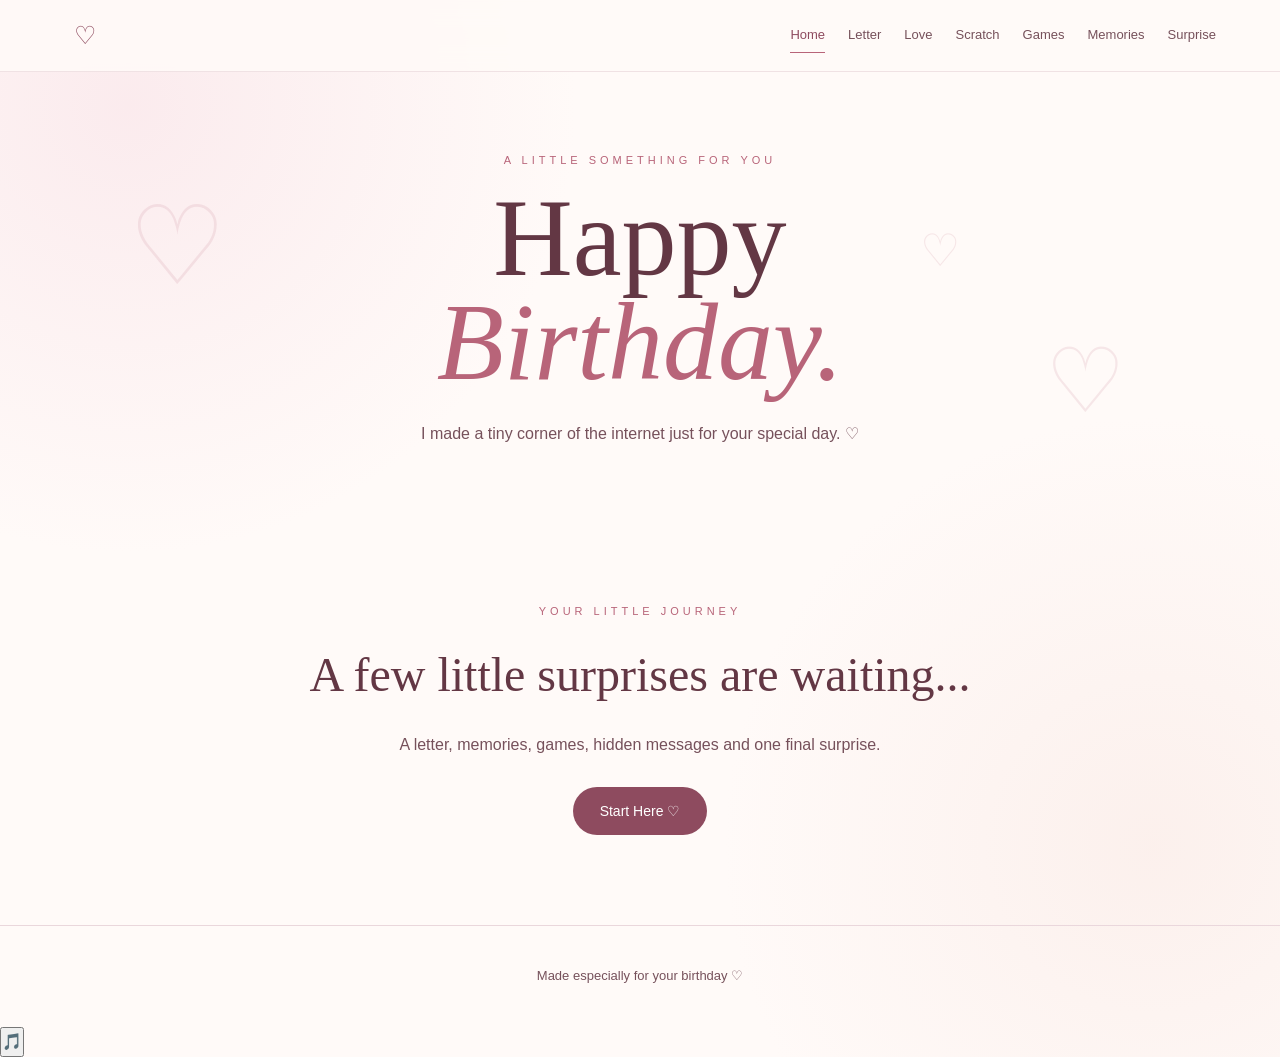
<file: index.html>
<!DOCTYPE html>
<html lang="en">

<head>
    <meta charset="UTF-8">
    <meta name="viewport" content="width=device-width, initial-scale=1.0">

    <title>Happy Birthday ♡</title>

    <link rel="stylesheet" href="css/style.css">
</head>

<body>

<header class="minimal-nav">

    <a href="index.html" class="nav-logo">♡</a>

    <nav>
        <a class="active" href="index.html">Home</a>
        <a href="letter.html">Letter</a>
        <a href="love-pages.html">Love</a>
        <a href="scratch.html">Scratch</a>
        <a href="game.html">Games</a>
        <a href="memories.html">Memories</a>
        <a href="surprise.html">Surprise</a>
    </nav>

</header>


<main>

    <section class="hero">

        <div class="floating-heart heart-one">♡</div>
        <div class="floating-heart heart-two">♡</div>
        <div class="floating-heart heart-three">♡</div>

        <div class="hero-content">

            <p class="eyebrow">
                A LITTLE SOMETHING FOR YOU
            </p>

            <h1>
                Happy<br>
                <em>Birthday.</em>
            </h1>

            <p>
                I made a tiny corner of the internet
                just for your special day. ♡
            </p>

        </div>

    </section>


    <section class="welcome-section">

        <p class="eyebrow">
            YOUR LITTLE JOURNEY
        </p>

        <h2>
            A few little surprises are waiting...
        </h2>

        <p>
            A letter, memories, games, hidden messages
            and one final surprise.
        </p>

        <a href="letter.html" class="main-button">
            Start Here ♡
        </a>

    </section>

</main>


<footer>

    <p>
        Made especially for your birthday ♡
    </p>

</footer>


<!-- MUSIC BUTTON -->
<div class="music-player">
    <button id="musicBtn" aria-label="Play music">
        🎵
    </button>
</div>


<script src="js/script.js"></script>

</body>
</html>
</file>
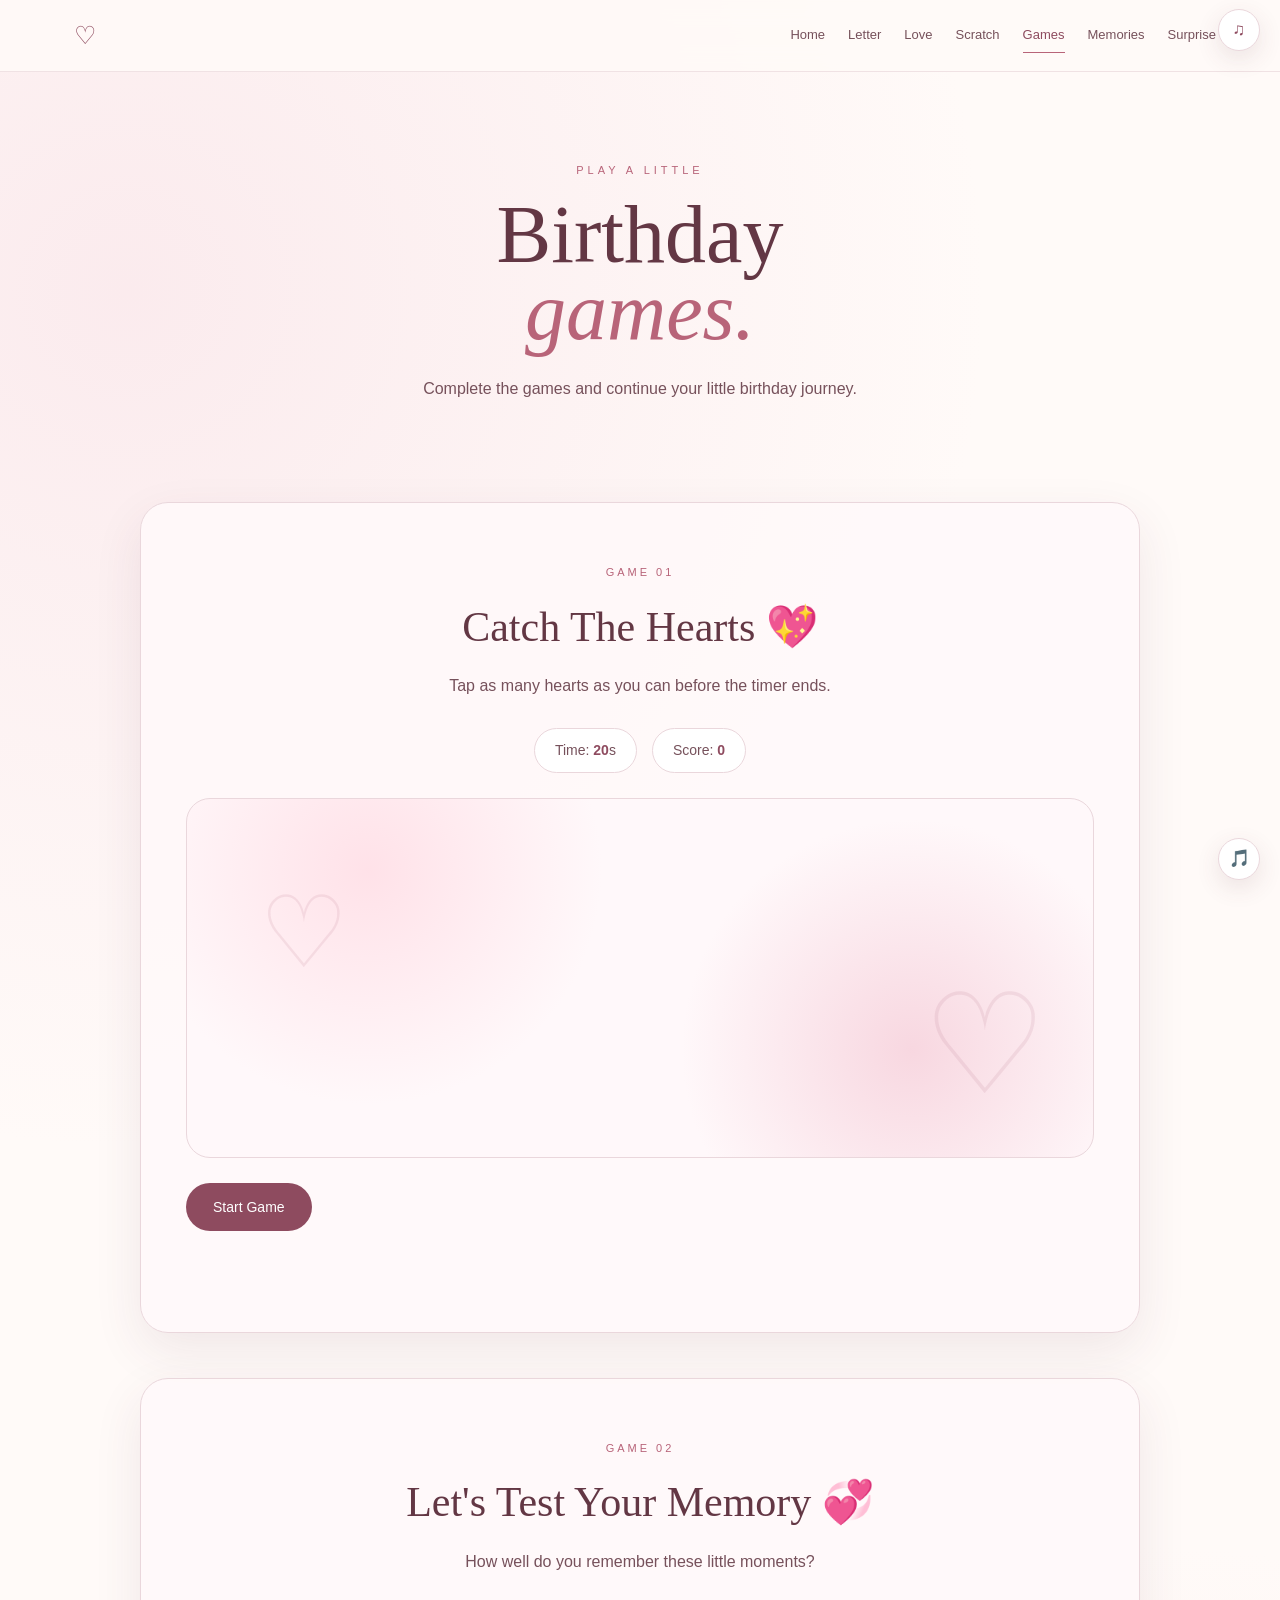
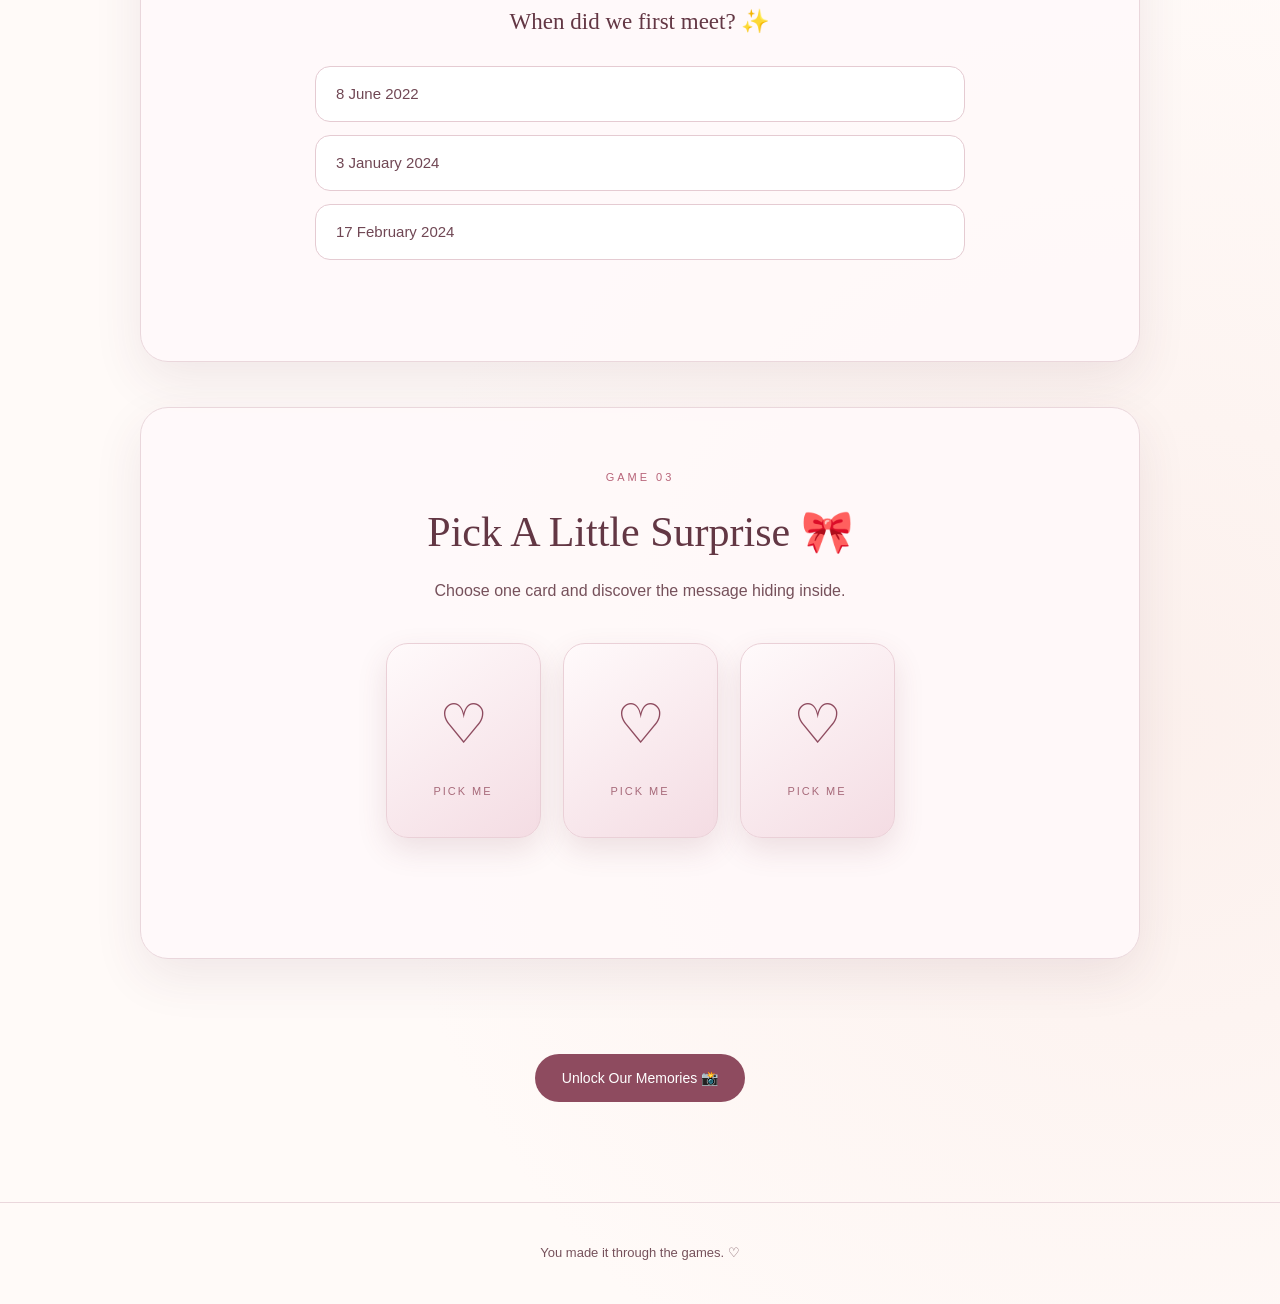
<file: game.html>
<!DOCTYPE html>
<html lang="en">

<head>

    <meta charset="UTF-8">

    <meta name="viewport"
          content="width=device-width, initial-scale=1.0">

    <title>Cute Birthday Games ♡</title>

    <link rel="stylesheet"
          href="css/style.css">

</head>


<body>

<button id="musicButton" class="music-button" aria-label="Play music">
    🎵
</button>

<script src="js/script.js"></script>    

<header class="minimal-nav">

    <a href="index.html"
       class="nav-logo">
        ♡
    </a>

    <nav>

        <a href="index.html">
            Home
        </a>

        <a href="letter.html">
            Letter
        </a>

        <a href="love-pages.html">
            Love
        </a>

        <a href="scratch.html">
            Scratch
        </a>

        <a class="active"
           href="game.html">
            Games
        </a>

        <a href="memories.html">
            Memories
        </a>

        <a href="surprise.html">
            Surprise
        </a>

    </nav>

    <button id="musicButton"
            class="music-button">
        ♫
    </button>

</header>


<main>


<section class="section-intro">

    <p class="eyebrow">
        PLAY A LITTLE
    </p>

    <h1>
        Birthday<br>
        <em>games.</em>
    </h1>

    <p>
        Complete the games and continue
        your little birthday journey.
    </p>

</section>


<!-- =====================================================
     GAME 01
===================================================== -->

<section class="game-panel">

    <div class="game-heading">

        <span>
            GAME 01
        </span>

        <h2>
            Catch The Hearts 💖
        </h2>

        <p>
            Tap as many hearts as you can
            before the timer ends.
        </p>

    </div>


    <div class="game-stats">

        <span>
            Time:
            <b id="gameTimer">20</b>s
        </span>

        <span>
            Score:
            <b id="gameScore">0</b>
        </span>

    </div>


    <div class="heart-game"
         id="heartGame">
    </div>


    <button id="startGame"
            class="main-button">

        Start Game

    </button>


    <p id="gameResult"
       class="game-result">
    </p>

</section>


<!-- =====================================================
     GAME 02
===================================================== -->

<section class="quiz-panel">

    <div class="game-heading">

        <span>
            GAME 02
        </span>

        <h2>
            Let's Test Your Memory 💞
        </h2>

        <p>
            How well do you remember
            these little moments?
        </p>

    </div>


    <div id="quizQuestion"
         class="quiz-question">
    </div>


    <div id="quizOptions"
         class="quiz-options">
    </div>


    <p id="quizResult"
       class="game-result">
    </p>


    <button id="nextQuestion"
            class="main-button hidden">

        Next Question →

    </button>

</section>


<!-- =====================================================
     GAME 03
===================================================== -->

<section class="game-panel">

    <div class="game-heading">

        <span>
            GAME 03
        </span>

        <h2>
            Pick A Little Surprise 🎀
        </h2>

        <p>
            Choose one card and discover
            the message hiding inside.
        </p>

    </div>


    <div class="mystery-cards">


        <button class="mystery-card">

            <div class="card-inner">

                <div class="card-front">

                    <span>♡</span>

                    <small>
                        Pick me
                    </small>

                </div>

                <div class="card-back">

                    <p>
                        You make ordinary days
                        feel special. ♡
                    </p>

                </div>

            </div>

        </button>


        <button class="mystery-card">

            <div class="card-inner">

                <div class="card-front">

                    <span>♡</span>

                    <small>
                        Pick me
                    </small>

                </div>

                <div class="card-back">

                    <p>
                        Some favorite memories
                        have you in them. 🥹
                    </p>

                </div>

            </div>

        </button>


        <button class="mystery-card">

            <div class="card-inner">

                <div class="card-front">

                    <span>♡</span>

                    <small>
                        Pick me
                    </small>

                </div>

                <div class="card-back">

                    <p>
                        Here's to all the memories
                        still waiting to happen. ✨
                    </p>

                </div>

            </div>

        </button>


    </div>


    <p id="cardResult"
       class="game-result">
    </p>


    <button id="resetCards"
            class="main-button hidden">

        Pick Another Card ♡

    </button>

</section>


<section class="next-section">

    <a href="memories.html"
       class="main-button">

        Unlock Our Memories 📸

    </a>

</section>


</main>


<footer>

    <p>
        You made it through the games. ♡
    </p>

</footer>



<script src="js/game.js"></script>

</body>
</html>
</file>
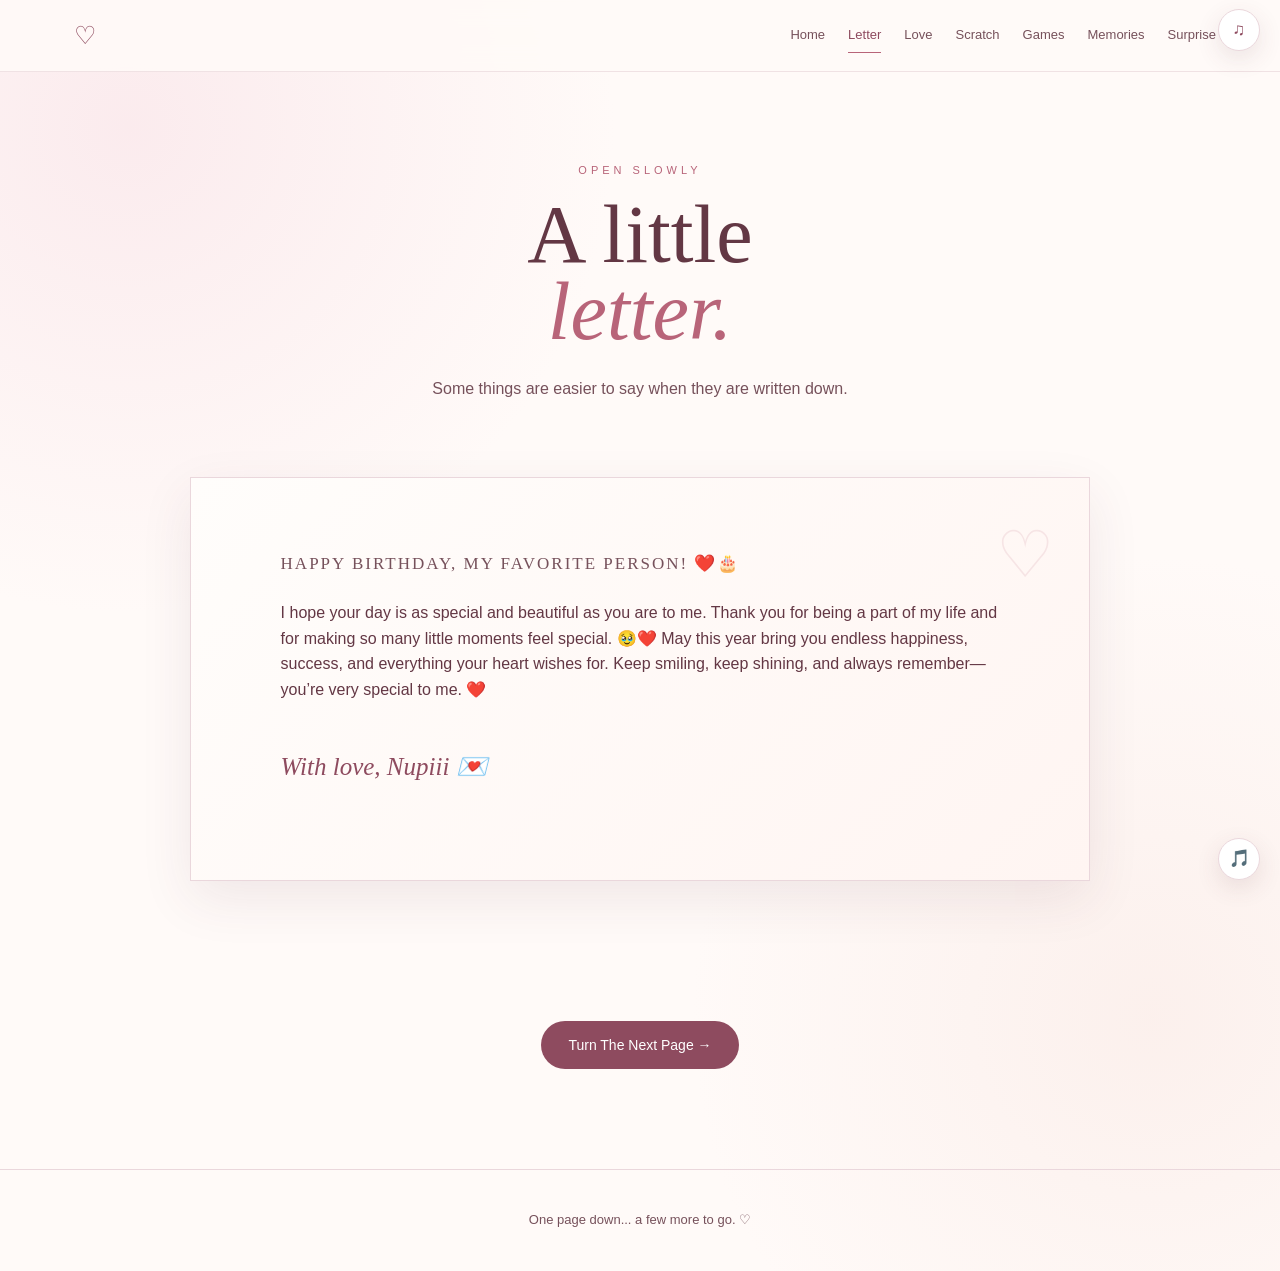
<file: letter.html>
<!DOCTYPE html>
<html lang="en">

<head>

    <meta charset="UTF-8">

    <meta name="viewport"
          content="width=device-width, initial-scale=1.0">

    <title>A Letter For You ♡</title>

    <link rel="stylesheet"
          href="css/style.css">

</head>

<body>

    <button id="musicButton" class="music-button" aria-label="Play music">
    🎵
</button>

<script src="js/script.js"></script>

<header class="minimal-nav">

    <a href="index.html" class="nav-logo">♡</a>

    <nav>

        <a href="index.html">Home</a>

        <a class="active"
           href="letter.html">
            Letter
        </a>

        <a href="love-pages.html">
            Love
        </a>

        <a href="scratch.html">
            Scratch
        </a>

        <a href="game.html">
            Games
        </a>

        <a href="memories.html">
            Memories
        </a>

        <a href="surprise.html">
            Surprise
        </a>

    </nav>

    <button id="musicButton"
            class="music-button">
        ♫
    </button>

</header>


<main>


<section class="section-intro">

    <p class="eyebrow">
        OPEN SLOWLY
    </p>

    <h1>
        A little<br>
        <em>letter.</em>
    </h1>

    <p>
        Some things are easier to say
        when they are written down.
    </p>

</section>


<section class="letter-section">

    <article class="letter-paper">

        <p class="letter-date">
            Happy Birthday, my favorite person! ❤️🎂
        </p>

        

I hope your day is as special and beautiful as you are to me. Thank you for being a part of my life and for making so many little moments feel special. 🥹❤️
May this year bring you endless happiness, success, and everything your heart wishes for.
Keep smiling, keep shining, and always remember—you’re very special to me. ❤️



        <p class="letter-signature">
           With love,
Nupiii 💌
        </p>

    </article>

</section>


<section class="next-section">

    <a href="love-pages.html"
       class="main-button">
        Turn The Next Page →
    </a>

</section>


</main>


<footer>

    <p>
        One page down... a few more to go. ♡
    </p>

</footer>




</body>
</html>
</file>
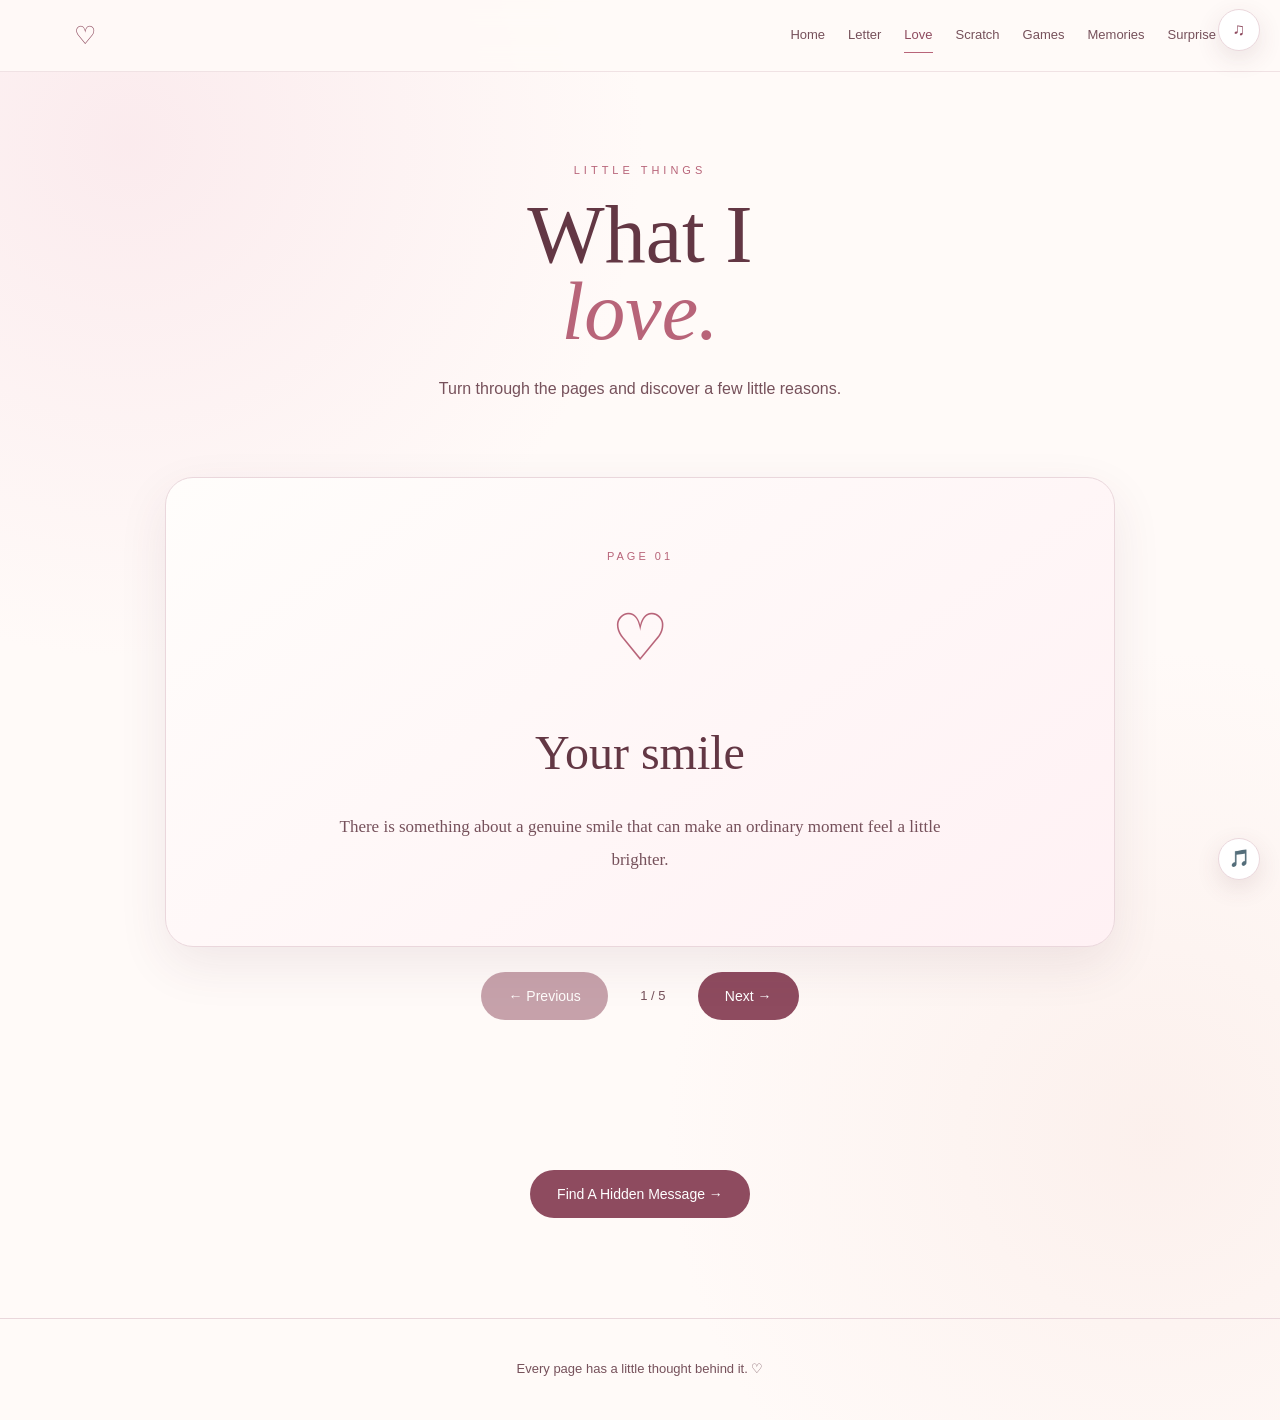
<file: love-pages.html>
<!DOCTYPE html>
<html lang="en">

<head>

    <meta charset="UTF-8">

    <meta name="viewport"
          content="width=device-width, initial-scale=1.0">

    <title>Little Things ♡</title>

    <link rel="stylesheet"
          href="css/style.css">

</head>


<body>

    <button id="musicButton" class="music-button" aria-label="Play music">
    🎵
</button>

<script src="js/script.js"></script>

<header class="minimal-nav">

    <a href="index.html"
       class="nav-logo">
        ♡
    </a>

    <nav>

        <a href="index.html">
            Home
        </a>

        <a href="letter.html">
            Letter
        </a>

        <a class="active"
           href="love-pages.html">
            Love
        </a>

        <a href="scratch.html">
            Scratch
        </a>

        <a href="game.html">
            Games
        </a>

        <a href="memories.html">
            Memories
        </a>

        <a href="surprise.html">
            Surprise
        </a>

    </nav>

    <button id="musicButton"
            class="music-button">
        ♫
    </button>

</header>


<main>


<section class="section-intro">

    <p class="eyebrow">
        LITTLE THINGS
    </p>

    <h1>
        What I<br>
        <em>love.</em>
    </h1>

    <p>
        Turn through the pages and discover
        a few little reasons.
    </p>

</section>


<section class="love-pages">


    <div class="flipbook-container">

        <div class="flipbook" id="flipbook">


            <!-- PAGE 1 -->

            <div class="flip-page active-page">

                <span class="page-number">
                    PAGE 01
                </span>

                <div class="page-heart">
                    ♡
                </div>

                <h2>
                    Your smile
                </h2>

                <p>
                    There is something about a genuine
                    smile that can make an ordinary
                    moment feel a little brighter.
                </p>

            </div>


            <!-- PAGE 2 -->

            <div class="flip-page">

                <span class="page-number">
                    PAGE 02
                </span>

                <div class="page-heart">
                    ✨
                </div>

                <h2>
                    Your little things
                </h2>

                <p>
                    The tiny habits, random moments,
                    funny conversations and little
                    details that make you uniquely you.
                </p>

            </div>


            <!-- PAGE 3 -->

            <div class="flip-page">

                <span class="page-number">
                    PAGE 03
                </span>

                <div class="page-heart">
                    ♡
                </div>

                <h2>
                    Your kindness
                </h2>

                <p>
                    Kindness has a way of making
                    ordinary moments memorable.
                </p>

            </div>


            <!-- PAGE 4 -->

            <div class="flip-page">

                <span class="page-number">
                    PAGE 04
                </span>

                <div class="page-heart">
                    💌
                </div>

                <h2>
                    Our memories
                </h2>

                <p>
                    Some moments become special simply
                    because they happened at the right
                    time and became memories worth
                    keeping.
                </p>

            </div>


            <!-- PAGE 5 -->

            <div class="flip-page">

                <span class="page-number">
                    PAGE 05
                </span>

                <div class="page-heart">
                    🎂
                </div>

                <h2>
                    Your birthday
                </h2>

                <p>
                    Today is another little chapter,
                    and I hope it becomes a beautiful
                    one for you.
                </p>

            </div>


        </div>

    </div>


    <div class="page-controls">

        <button id="prevPage"
                class="main-button">
            ← Previous
        </button>

        <span id="pageNumber"
              class="page-number-display">
            1 / 5
        </span>

        <button id="nextPage"
                class="main-button">
            Next →
        </button>

    </div>


</section>


<section class="next-section">

    <a href="scratch.html"
       class="main-button">
        Find A Hidden Message →
    </a>

</section>


</main>


<footer>

    <p>
        Every page has a little thought behind it. ♡
    </p>

</footer>



<script src="js/flipbook.js"></script>

</body>
</html>
</file>
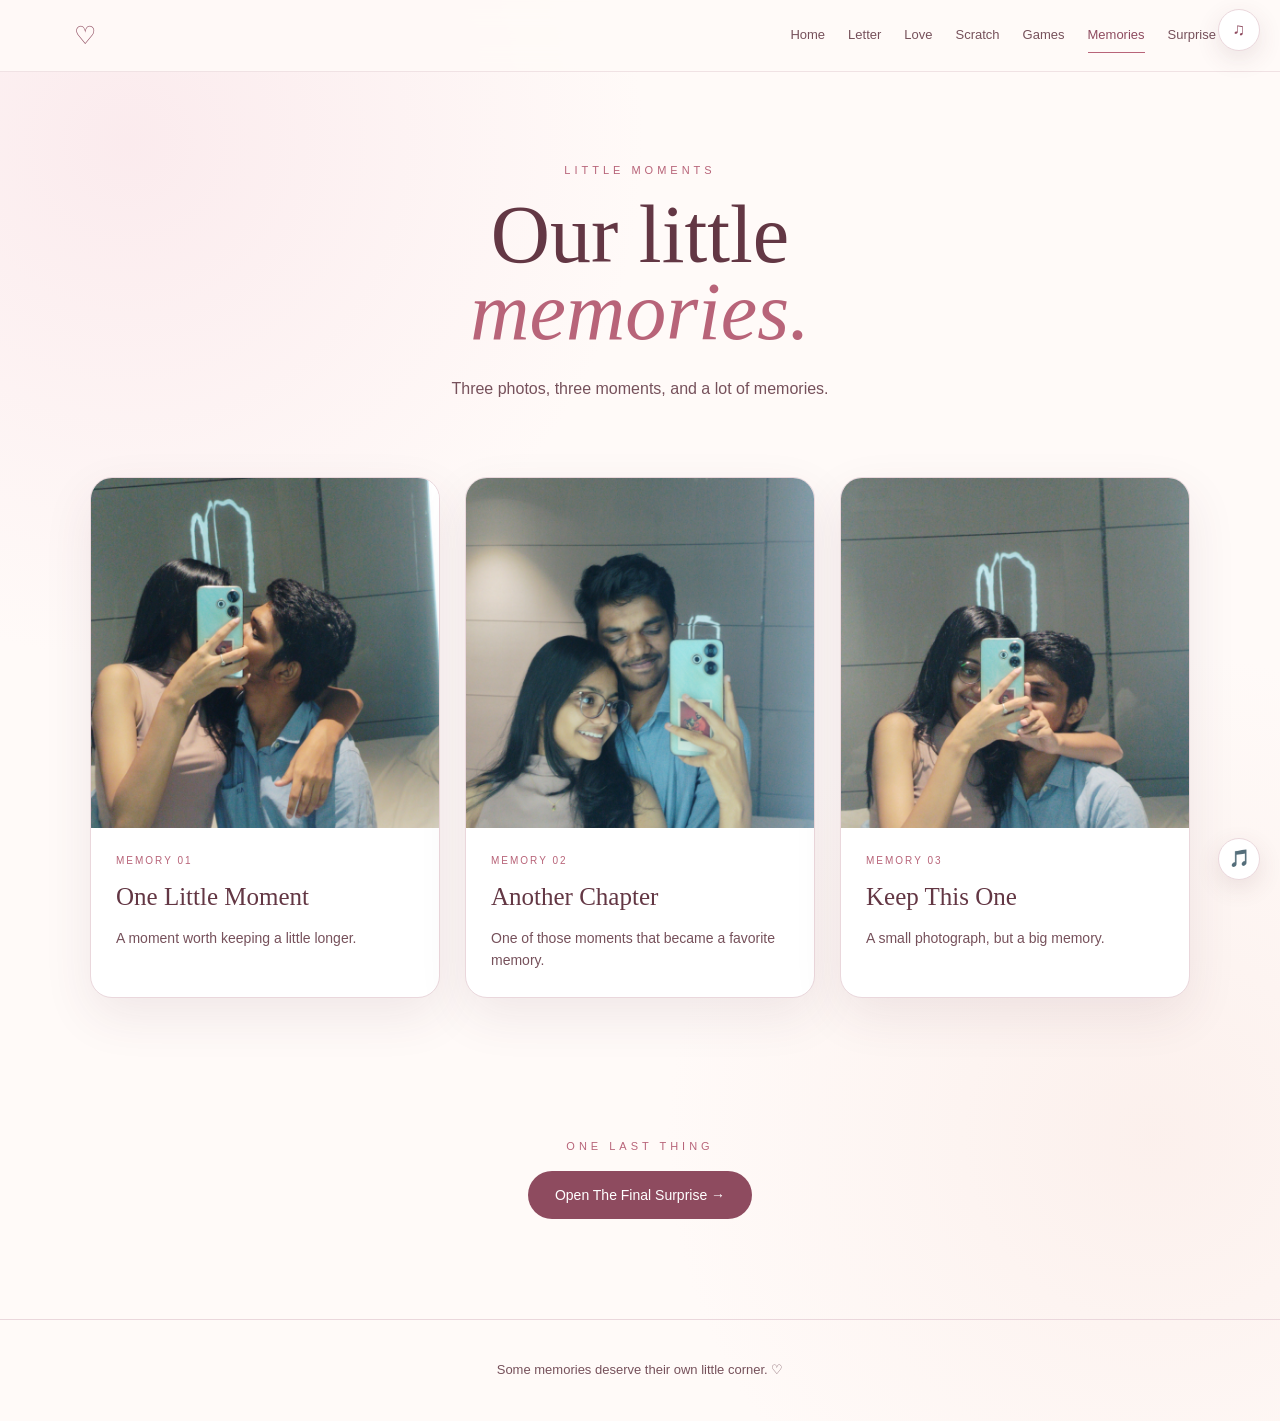
<file: memories.html>
<!DOCTYPE html>
<html lang="en">

<head>

    <meta charset="UTF-8">

    <meta name="viewport"
          content="width=device-width, initial-scale=1.0">

    <title>Our Little Memories ♡</title>

    <link rel="stylesheet"
          href="css/style.css">

</head>


<body>

    <button id="musicButton" class="music-button" aria-label="Play music">
    🎵
</button>

<script src="js/script.js"></script>

<header class="minimal-nav">

    <a href="index.html"
       class="nav-logo">
        ♡
    </a>

    <nav>

        <a href="index.html">
            Home
        </a>

        <a href="letter.html">
            Letter
        </a>

        <a href="love-pages.html">
            Love
        </a>

        <a href="scratch.html">
            Scratch
        </a>

        <a href="game.html">
            Games
        </a>

        <a class="active"
           href="memories.html">
            Memories
        </a>

        <a href="surprise.html">
            Surprise
        </a>

    </nav>

    <button id="musicButton"
            class="music-button">
        ♫
    </button>

</header>


<main>


<section class="section-intro">

    <p class="eyebrow">
        LITTLE MOMENTS
    </p>

    <h1>
        Our little<br>
        <em>memories.</em>
    </h1>

    <p>
        Three photos, three moments,
        and a lot of memories.
    </p>

</section>


<section class="memories-grid">


    <article class="memory-card">

        <img src="images/photo1.jpg"
             alt="Memory one">

        <div class="memory-card-content">

            <span>
                MEMORY 01
            </span>

            <h3>
                One Little Moment
            </h3>

            <p>
                A moment worth keeping
                a little longer.
            </p>

        </div>

    </article>


    <article class="memory-card">

        <img src="images/photo2.jpg"
             alt="Memory two">

        <div class="memory-card-content">

            <span>
                MEMORY 02
            </span>

            <h3>
                Another Chapter
            </h3>

            <p>
                One of those moments
                that became a favorite memory.
            </p>

        </div>

    </article>


    <article class="memory-card">

        <img src="images/photo3.jpg"
             alt="Memory three">

        <div class="memory-card-content">

            <span>
                MEMORY 03
            </span>

            <h3>
                Keep This One
            </h3>

            <p>
                A small photograph,
                but a big memory.
            </p>

        </div>

    </article>


</section>


<section class="next-section">

    <p class="eyebrow">
        ONE LAST THING
    </p>

    <a href="surprise.html"
       class="main-button">

        Open The Final Surprise →

    </a>

</section>


</main>


<footer>

    <p>
        Some memories deserve their own little corner. ♡
    </p>

</footer>



</body>
</html>
</file>
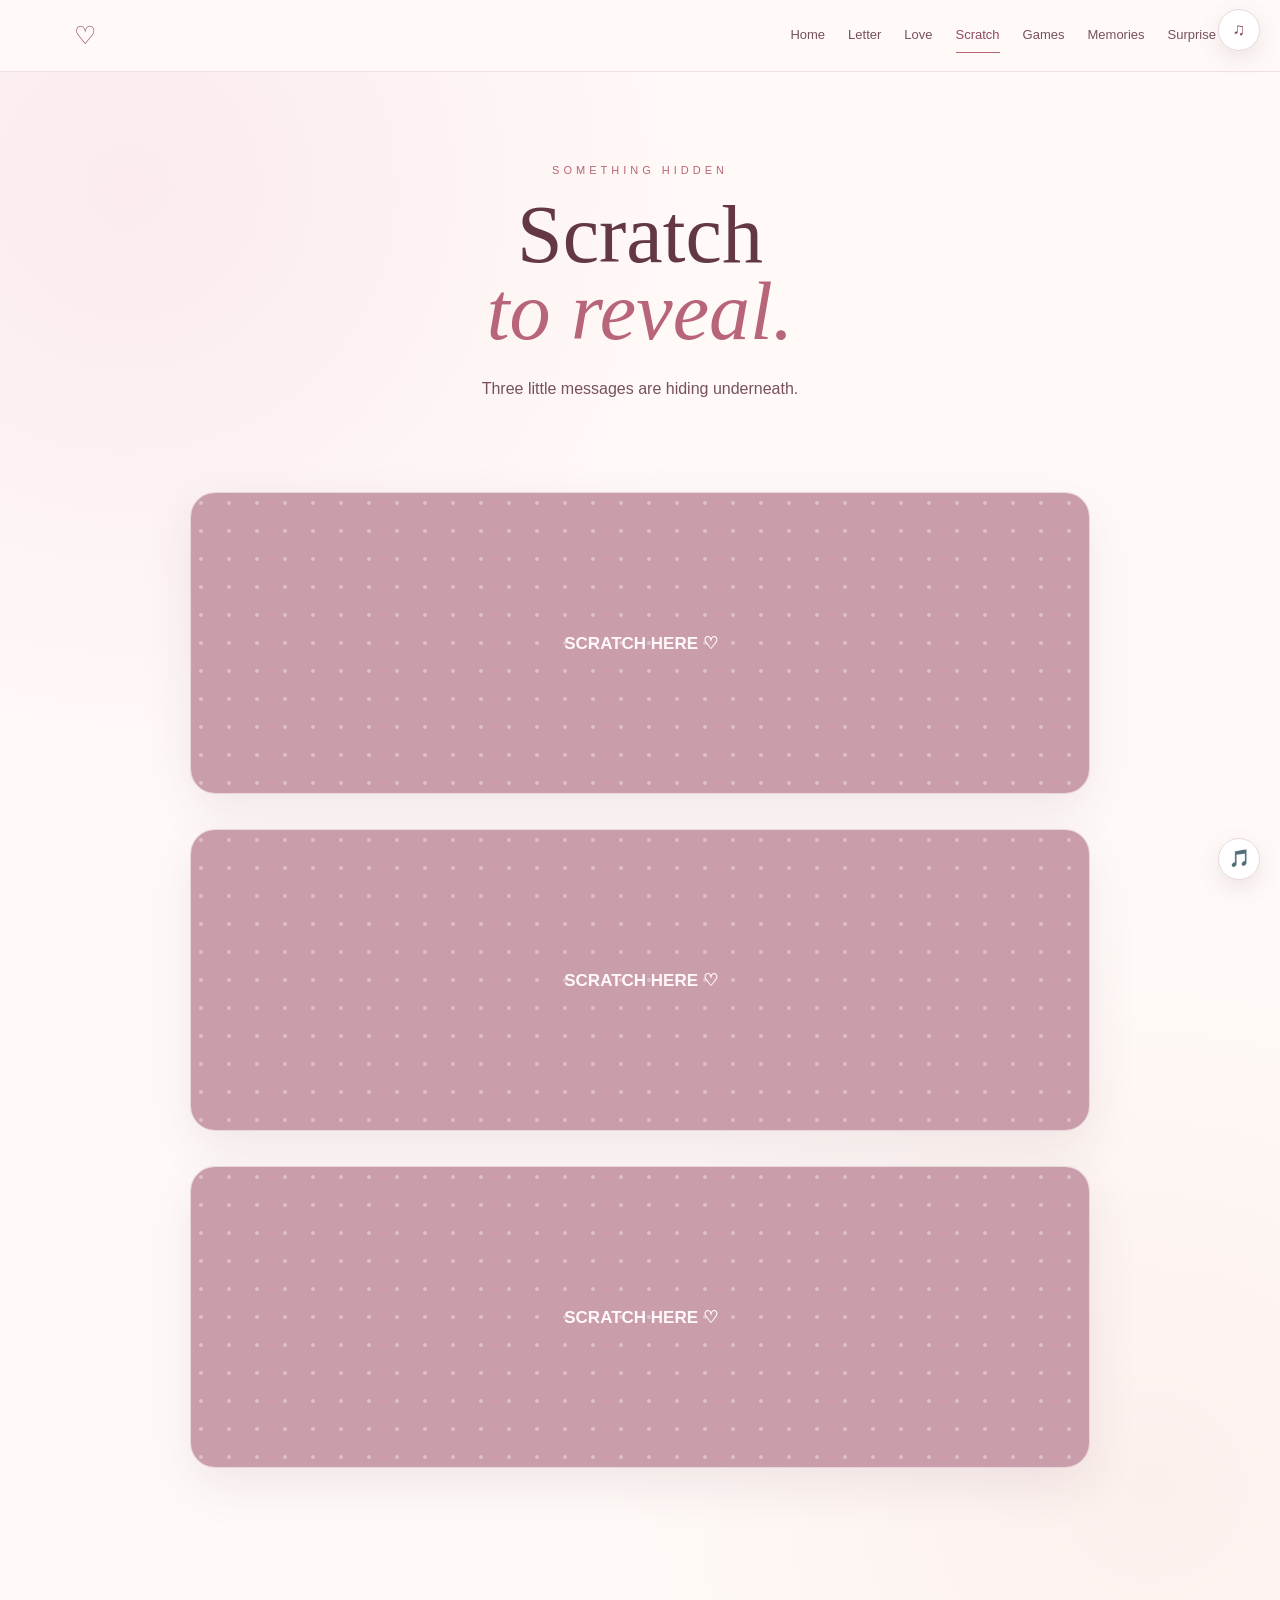
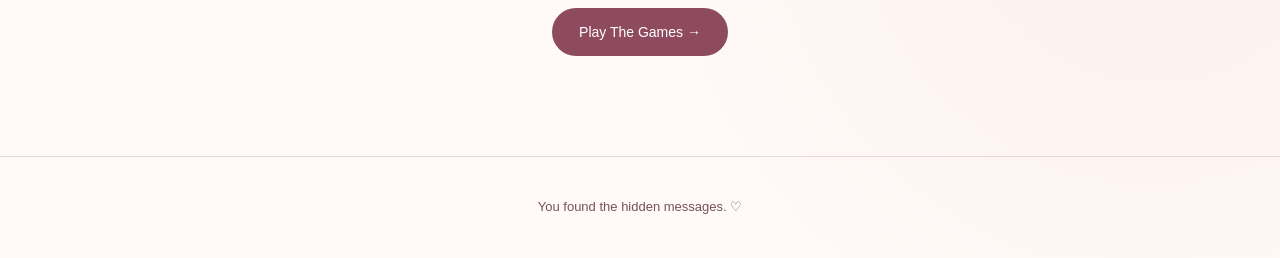
<file: scratch.html>
<!DOCTYPE html>
<html lang="en">

<head>

    <meta charset="UTF-8">

    <meta name="viewport"
          content="width=device-width, initial-scale=1.0">

    <title>Scratch For A Surprise ♡</title>

    <link rel="stylesheet"
          href="css/style.css">

</head>


<body>
    
<button id="musicButton" class="music-button" aria-label="Play music">
    🎵
</button>

<script src="js/script.js"></script>

<header class="minimal-nav">

    <a href="index.html"
       class="nav-logo">
        ♡
    </a>

    <nav>

        <a href="index.html">
            Home
        </a>

        <a href="letter.html">
            Letter
        </a>

        <a href="love-pages.html">
            Love
        </a>

        <a class="active"
           href="scratch.html">
            Scratch
        </a>

        <a href="game.html">
            Games
        </a>

        <a href="memories.html">
            Memories
        </a>

        <a href="surprise.html">
            Surprise
        </a>

    </nav>

    <button id="musicButton"
            class="music-button">
        ♫
    </button>

</header>


<main>


<section class="section-intro">

    <p class="eyebrow">
        SOMETHING HIDDEN
    </p>

    <h1>
        Scratch<br>
        <em>to reveal.</em>
    </h1>

    <p>
        Three little messages are hiding underneath.
    </p>

</section>


<section class="scratch-container">


    <!-- SCRATCH 1 -->

    <div class="scratch-card">

        <div class="scratch-content">

            <span>
                ♡
            </span>

            <h2>
                Little Reminder
            </h2>

            <p>
                You make ordinary moments
                feel a little more special.
            </p>

        </div>

        <canvas class="scratch-canvas"></canvas>

    </div>


    <!-- SCRATCH 2 -->

    <div class="scratch-card">

        <div class="scratch-content">

            <span>
                ✨
            </span>

            <h2>
                Birthday Wish
            </h2>

            <p>
                May this year bring you happiness,
                success and beautiful memories.
            </p>

        </div>

        <canvas class="scratch-canvas"></canvas>

    </div>


    <!-- SCRATCH 3 -->

    <div class="scratch-card">

        <div class="scratch-content">

            <span>
                💌
            </span>

            <h2>
                Secret Message
            </h2>

            <p>
                Some of the best memories
                are the unexpected ones.
            </p>

        </div>

        <canvas class="scratch-canvas"></canvas>

    </div>


</section>


<section class="next-section">

    <a href="game.html"
       class="main-button">
        Play The Games →
    </a>

</section>


</main>


<footer>

    <p>
        You found the hidden messages. ♡
    </p>

</footer>


<script src="js/scratch.js"></script>

</body>
</html>
</file>
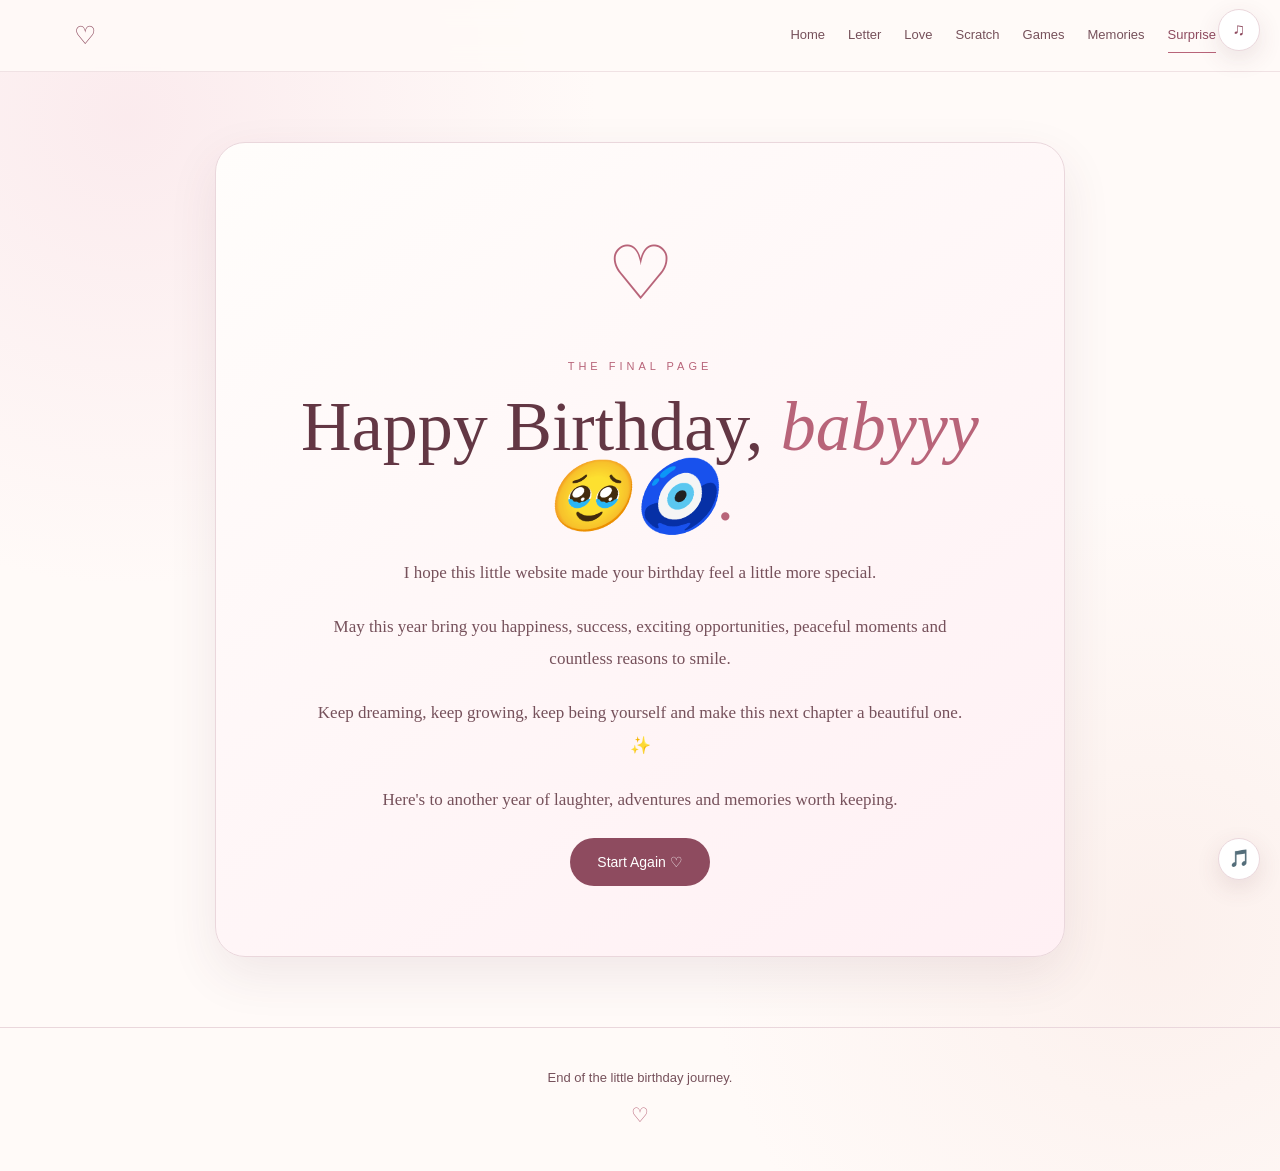
<file: surprise.html>
<!DOCTYPE html>
<html lang="en">

<head>

    <meta charset="UTF-8">

    <meta name="viewport"
          content="width=device-width, initial-scale=1.0">

    <title>Your Final Surprise ♡</title>

    <link rel="stylesheet"
          href="css/style.css">

</head>


<body>

<button id="musicButton" class="music-button" aria-label="Play music">
    🎵
</button>

<script src="js/script.js"></script>    

<header class="minimal-nav">

    <a href="index.html"
       class="nav-logo">
        ♡
    </a>

    <nav>

        <a href="index.html">Home</a>

        <a href="letter.html">Letter</a>

        <a href="love-pages.html">Love</a>

        <a href="scratch.html">Scratch</a>

        <a href="game.html">Games</a>

        <a href="memories.html">Memories</a>

        <a class="active"
           href="surprise.html">
            Surprise
        </a>

    </nav>

    <button id="musicButton"
            class="music-button">
        ♫
    </button>

</header>


<main>


<section class="surprise-section">


    <div class="surprise-box">


        <div class="big-heart">
            ♡
        </div>


        <p class="eyebrow">
            THE FINAL PAGE
        </p>


        <h1>
            Happy Birthday,
            <em>babyyy🥹🧿.</em>
        </h1>


        <p>
            I hope this little website made
            your birthday feel a little more special.
        </p>


        <p>
            May this year bring you happiness,
            success, exciting opportunities,
            peaceful moments and countless
            reasons to smile.
        </p>


        <p>
            Keep dreaming, keep growing,
            keep being yourself and make this
            next chapter a beautiful one. ✨
        </p>


        <p>
            Here's to another year of laughter,
            adventures and memories worth keeping.
        </p>


        <a href="index.html"
           class="main-button">

            Start Again ♡

        </a>


    </div>


</section>


</main>


<footer>

    <p>
        End of the little birthday journey.
    </p>

    <p class="footer-heart">
        ♡
    </p>

</footer>



</body>
</html>
</file>
<file: css/style.css>
/* =========================================================
   B'DAY WEBSITE
   COMPLETE STYLE
========================================================= */


:root {

    --cream: #fffaf8;

    --cream-soft: #fff4f1;

    --pink-light: #fff1f4;

    --pink: #f2ccd5;

    --rose: #b86479;

    --rose-dark: #8e4b5f;

    --brown: #633744;

    --brown-light: #76515b;

    --border: #ead7dc;

    --white: #ffffff;

    --shadow:
        0 18px 50px
        rgba(91, 48, 61, 0.09);

}


* {
    margin: 0;
    padding: 0;
    box-sizing: border-box;
}


html {
    scroll-behavior: smooth;
}


body {

    min-height: 100vh;

    overflow-x: hidden;

    background:

        radial-gradient(
            circle at 10% 10%,
            rgba(247, 220, 227, 0.5),
            transparent 30%
        ),

        radial-gradient(
            circle at 90% 80%,
            rgba(249, 232, 227, 0.55),
            transparent 30%
        ),

        var(--cream);

    color: var(--brown);

    font-family:
        Arial,
        Helvetica,
        sans-serif;

    line-height: 1.6;

}


img {
    display: block;

    max-width: 100%;
}


button,
a {
    font: inherit;
}


button {
    cursor: pointer;
}


a {
    color: inherit;

    text-decoration: none;
}


/* =========================================================
   NAVIGATION
========================================================= */

.minimal-nav {

    position: sticky;

    top: 0;

    z-index: 1000;

    min-height: 72px;

    display: flex;

    align-items: center;

    justify-content: space-between;

    padding:
        0 5%;

    background:
        rgba(255,250,248,0.9);

    backdrop-filter:
        blur(15px);

    border-bottom:
        1px solid rgba(
            234,
            215,
            220,
            0.7
        );

}


.nav-logo {

    width: 42px;

    height: 42px;

    display: flex;

    align-items: center;

    justify-content: center;

    border-radius: 50%;

    color: var(--rose-dark);

    font-family: Georgia, serif;

    font-size: 25px;

    transition:
        0.3s ease;

}


.nav-logo:hover {

    background:
        var(--pink-light);

    transform:
        scale(1.08);

}


.minimal-nav nav {

    display: flex;

    align-items: center;

    gap: 23px;

}


.minimal-nav nav a {

    position: relative;

    color: var(--brown-light);

    font-size: 13px;

    transition:
        0.25s ease;

}


.minimal-nav nav a::after {

    content: "";

    position: absolute;

    left: 0;

    bottom: -7px;

    width: 0;

    height: 1px;

    background:
        var(--rose);

    transition:
        width 0.3s ease;

}


.minimal-nav nav a:hover,
.minimal-nav nav a.active {

    color:
        var(--rose-dark);

}


.minimal-nav nav a:hover::after,
.minimal-nav nav a.active::after {

    width: 100%;

}


/* Music */

.music-button {

    width: 42px;

    height: 42px;

    display: flex;

    align-items: center;

    justify-content: center;

    border:
        1px solid var(--border);

    border-radius: 50%;

    background:
        white;

    color:
        var(--rose-dark);

    font-size: 17px;

    transition:
        0.3s ease;

}


.music-button:hover {

    transform:
        scale(1.06);

    background:
        var(--pink-light);

}


.music-playing {

    animation:
        musicPulse 1.3s infinite;

}


@keyframes musicPulse {

    0%,
    100% {
        transform: scale(1);
    }

    50% {
        transform: scale(1.1);
    }

}


/* =========================================================
   BUTTON
========================================================= */

.main-button {

    min-height: 48px;

    display: inline-flex;

    align-items: center;

    justify-content: center;

    padding:
        12px 27px;

    border: none;

    border-radius: 50px;

    background:
        var(--rose-dark);

    color:
        white;

    font-size: 14px;

    transition:
        0.25s ease;

}


.main-button:hover {

    background:
        #743b4e;

    color:
        white;

    transform:
        translateY(-3px);

    box-shadow:
        0 10px 25px
        rgba(116,55,70,0.18);

}


.main-button:disabled {

    opacity:
        0.5;

    cursor:
        not-allowed;

    transform:
        none;

}


/* =========================================================
   HOME
========================================================= */

.hero {

    position: relative;

    min-height: auto;

    display: flex;

    align-items: center;

    justify-content: center;

    text-align: center;

    padding: 80px 20px 70px;

    overflow: hidden;
}

.hero-content {

    position: relative;

    z-index: 5;

    max-width: 850px;

}


.eyebrow {

    margin-bottom:
        16px;

    color:
        var(--rose);

    font-size:
        11px;

    letter-spacing:
        4px;

    text-transform:
        uppercase;

}


.hero h1 {

    margin-bottom:
        25px;

    font-family:
        Georgia,
        "Times New Roman",
        serif;

    font-size:
        clamp(
            55px,
            10vw,
            110px
        );

    font-weight:
        400;

    line-height:
        0.95;

}


.hero h1 em {

    color:
        var(--rose);

    font-style:
        italic;

}


.hero p:not(.eyebrow) {

    max-width:
        600px;

    margin:
        0 auto 30px;

    color:
        var(--brown-light);

    font-size:
        16px;

    line-height:
        1.8;

}


/* Floating hearts */

.floating-heart {

    position:
        absolute;

    color:
        rgba(
            184,
            100,
            121,
            0.13
        );

    pointer-events:
        none;

    animation:
        floatHeart 5s ease-in-out infinite;

}


.heart-one {

    top:
        18%;

    left:
        10%;

    font-size:
        110px;

}


.heart-two {

    right:
        12%;

    bottom:
        20%;

    font-size:
        90px;

    animation-delay:
        1s;

}


.heart-three {

    top:
        30%;

    right:
        25%;

    font-size:
        45px;

    animation-delay:
        2s;

}


@keyframes floatHeart {

    0%,
    100% {
        transform:
            translateY(0);
    }

    50% {
        transform:
            translateY(-18px);
    }

}


/* Welcome */

.welcome-section {

    padding: 55px 20px 90px;

    text-align: center;
}


.welcome-section h2 {

    margin-bottom:
        18px;

    font-family:
        Georgia,
        serif;

    font-size:
        clamp(
            30px,
            5vw,
            48px
        );

    font-weight:
        400;

}


.welcome-section > p:not(.eyebrow) {

    max-width:
        600px;

    margin:
        0 auto 30px;

    color:
        var(--brown-light);

}


/* =========================================================
   SECTION INTRO
========================================================= */

.section-intro {

    max-width:
        750px;

    margin:
        0 auto;

    padding:
        90px 20px 55px;

    text-align:
        center;

}


.section-intro h1 {

    margin-bottom:
        25px;

    font-family:
        Georgia,
        serif;

    font-size:
        clamp(
            48px,
            8vw,
            82px
        );

    font-weight:
        400;

    line-height:
        0.95;

}


.section-intro h1 em {

    color:
        var(--rose);

    font-style:
        italic;

}


.section-intro > p:last-child {

    color:
        var(--brown-light);

    font-size:
        16px;

}


/* =========================================================
   LETTER
========================================================= */

.letter-section {

    width:
        min(
            900px,
            calc(100% - 30px)
        );

    margin:
        20px auto 90px;

}


.letter-paper {

    position:
        relative;

    padding:
        70px clamp(
            25px,
            7vw,
            90px
        );

    background:
        linear-gradient(
            135deg,
            #fffdfb,
            #fff5f2
        );

    border:
        1px solid var(--border);

    box-shadow:
        var(--shadow);

}


.letter-paper::before {

    content:
        "♡";

    position:
        absolute;

    top:
        25px;

    right:
        35px;

    color:
        rgba(
            184,
            100,
            121,
            0.13
        );

    font-size:
        65px;

}


.letter-date {

    margin-bottom:
        30px;

    color:
        var(--rose);

    font-size:
        11px;

    letter-spacing:
        2px;

    text-transform:
        uppercase;

}


.letter-paper h2 {

    margin-bottom:
        30px;

    font-family:
        Georgia,
        serif;

    font-size:
        clamp(
            32px,
            5vw,
            48px
        );

    font-weight:
        400;

}


.letter-paper p {

    margin-bottom:
        20px;

    color:
        var(--brown-light);

    font-family:
        Georgia,
        serif;

    font-size:
        17px;

    line-height:
        1.9;

}


.letter-signature {

    margin-top:
        40px;

    color:
        var(--rose-dark) !important;

    font-size:
        25px !important;

    font-style:
        italic;

}


/* =========================================================
   LOVE PAGES
========================================================= */

.love-pages {

    width:
        min(
            950px,
            calc(100% - 30px)
        );

    margin:
        20px auto 100px;

}


.flipbook-container {

    perspective:
        1500px;

}


.flipbook {

    position:
        relative;

    min-height:
        470px;

}


.flip-page {

    min-height:
        470px;

    display:
        none;

    flex-direction:
        column;

    justify-content:
        center;

    align-items:
        center;

    padding:
        55px;

    text-align:
        center;

    background:
        linear-gradient(
            145deg,
            #fffdfb,
            #fff1f4
        );

    border:
        1px solid var(--border);

    border-radius:
        28px;

    box-shadow:
        var(--shadow);

}


.flip-page.active-page {

    animation:
        pageIn 0.5s ease;

}


@keyframes pageIn {

    from {

        opacity:
            0;

        transform:
            rotateY(-12deg)
            translateX(20px);

    }

    to {

        opacity:
            1;

        transform:
            rotateY(0)
            translateX(0);

    }

}


.page-number {

    margin-bottom:
        20px;

    color:
        var(--rose);

    font-size:
        11px;

    letter-spacing:
        3px;

}


.page-heart {

    margin-bottom:
        25px;

    color:
        var(--rose);

    font-size:
        65px;

}


.flip-page h2 {

    margin-bottom:
        20px;

    font-family:
        Georgia,
        serif;

    font-size:
        clamp(
            30px,
            5vw,
            48px
        );

    font-weight:
        400;

}


.flip-page p {

    max-width:
        620px;

    color:
        var(--brown-light);

    font-family:
        Georgia,
        serif;

    font-size:
        17px;

    line-height:
        1.9;

}


.page-controls {

    display:
        flex;

    align-items:
        center;

    justify-content:
        center;

    gap:
        15px;

    margin-top:
        25px;

}


.page-number-display {

    min-width:
        60px;

    text-align:
        center;

    color:
        var(--brown-light);

    font-size:
        13px;

}


/* =========================================================
   SCRATCH
========================================================= */

.scratch-container {

    width:
        min(
            900px,
            calc(100% - 30px)
        );

    margin:
        20px auto 90px;

}


.scratch-card {

    position:
        relative;

    min-height:
        300px;

    overflow:
        hidden;

    margin:
        35px auto;

    background:
        #fff4f6;

    border:
        1px solid var(--border);

    border-radius:
        25px;

    box-shadow:
        var(--shadow);

}


.scratch-content {

    min-height:
        300px;

    display:
        flex;

    flex-direction:
        column;

    align-items:
        center;

    justify-content:
        center;

    padding:
        40px;

    text-align:
        center;

}


.scratch-content span {

    margin-bottom:
        15px;

    color:
        var(--rose);

    font-size:
        52px;

}


.scratch-content h2 {

    margin-bottom:
        15px;

    font-family:
        Georgia,
        serif;

    font-size:
        32px;

    font-weight:
        400;

}


.scratch-content p {

    max-width:
        550px;

    color:
        var(--brown-light);

    line-height:
        1.8;

}


.scratch-canvas {

    position:
        absolute;

    inset:
        0;

    width:
        100%;

    height:
        100%;

    cursor:
        crosshair;

    touch-action:
        none;

}


/* =========================================================
   GAMES
========================================================= */

.game-panel,
.quiz-panel {

    width:
        min(
            1000px,
            calc(100% - 30px)
        );

    margin:
        45px auto;

    padding:
        55px 45px;

    background:
        rgba(
            255,
            249,
            250,
            0.95
        );

    border:
        1px solid var(--border);

    border-radius:
        28px;

    box-shadow:
        var(--shadow);

}


.game-heading {

    text-align:
        center;

    margin-bottom:
        30px;

}


.game-heading > span {

    display:
        inline-block;

    margin-bottom:
        12px;

    color:
        var(--rose);

    font-size:
        11px;

    letter-spacing:
        3px;

}


.game-heading h2 {

    margin-bottom:
        12px;

    font-family:
        Georgia,
        serif;

    font-size:
        clamp(
            28px,
            5vw,
            42px
        );

    font-weight:
        400;

}


.game-heading p {

    max-width:
        600px;

    margin:
        auto;

    color:
        var(--brown-light);

}


/* Game stats */

.game-stats {

    display:
        flex;

    justify-content:
        center;

    gap:
        15px;

    flex-wrap:
        wrap;

    margin:
        25px 0;

}


.game-stats span {

    padding:
        10px 20px;

    background:
        white;

    border:
        1px solid var(--border);

    border-radius:
        50px;

    color:
        var(--brown-light);

    font-size:
        14px;

}


.game-stats b {

    color:
        var(--rose-dark);

}


/* Heart Game */

.heart-game {

    position:
        relative;

    width:
        100%;

    height:
        360px;

    overflow:
        hidden;

    margin:
        25px auto;

    background:

        radial-gradient(
            circle at 20% 20%,
            rgba(
                255,
                220,
                228,
                0.8
            ),
            transparent 30%
        ),

        radial-gradient(
            circle at 80% 70%,
            rgba(
                246,
                207,
                218,
                0.8
            ),
            transparent 30%
        ),

        #fff8fa;

    border:
        1px solid var(--border);

    border-radius:
        24px;

}


.heart-game::before {

    content:
        "♡";

    position:
        absolute;

    top:
        15%;

    left:
        8%;

    color:
        rgba(
            176,
            101,
            121,
            0.12
        );

    font-size:
        100px;

    pointer-events:
        none;

}


.heart-game::after {

    content:
        "♡";

    position:
        absolute;

    right:
        5%;

    bottom:
        0;

    color:
        rgba(
            176,
            101,
            121,
            0.12
        );

    font-size:
        140px;

    pointer-events:
        none;

}


.game-heart {

    position:
        absolute;

    z-index:
        10;

    width:
        48px;

    height:
        48px;

    border:
        none;

    background:
        transparent;

    color:
        #b45d76;

    font-size:
        38px;

    cursor:
        pointer;

    animation:
        heartAppear 0.25s ease;

}


.game-heart:hover {

    transform:
        scale(1.25);

    color:
        #913e5a;

}


@keyframes heartAppear {

    from {

        opacity:
            0;

        transform:
            scale(0);

    }

    to {

        opacity:
            1;

        transform:
            scale(1);

    }

}


/* Results */

.game-result {

    min-height:
        28px;

    margin:
        18px auto 0;

    text-align:
        center;

    color:
        var(--brown-light);

}


/* Quiz */

.quiz-question {

    max-width:
        700px;

    margin:
        30px auto 25px;

    text-align:
        center;

    font-family:
        Georgia,
        serif;

    font-size:
        23px;

    color:
        var(--brown);

}


.quiz-options {

    max-width:
        650px;

    margin:
        auto;

    display:
        grid;

    gap:
        13px;

}


.quiz-option {

    width:
        100%;

    padding:
        15px 20px;

    border:
        1px solid #e5cbd2;

    border-radius:
        15px;

    background:
        white;

    color:
        #704754;

    font-size:
        15px;

    text-align:
        left;

    cursor:
        pointer;

    transition:
        0.2s ease;

}


.quiz-option:hover:not(:disabled) {

    transform:
        translateX(5px);

    background:
        #fff5f7;

    border-color:
        #c98a9b;

}


.quiz-option.correct {

    background:
        #f3e8ed;

    border-color:
        #a96a7b;

}


.quiz-option.wrong {

    background:
        #faf0f2;

    border-color:
        #d8a9b4;

}


#quizResult strong {

    color:
        var(--rose-dark);

    font-size:
        18px;

}


#nextQuestion {

    display:
        flex;

    margin:
        22px auto 0;

}


/* Mystery cards */

.mystery-cards {

    display:
        flex;

    justify-content:
        center;

    align-items:
        center;

    gap:
        22px;

    margin:
        40px 0;

    perspective:
        1000px;

}


.mystery-card {

    width:
        155px;

    height:
        195px;

    padding:
        0;

    border:
        none;

    background:
        transparent;

    cursor:
        pointer;

    perspective:
        1000px;

}


.card-inner {

    position:
        relative;

    width:
        100%;

    height:
        100%;

    transform-style:
        preserve-3d;

    transition:
        transform 0.7s
        cubic-bezier(
            0.2,
            0.7,
            0.2,
            1
        );

}


.mystery-card.flipped
.card-inner {

    transform:
        rotateY(180deg);

}


.card-front,
.card-back {

    position:
        absolute;

    inset:
        0;

    display:
        flex;

    flex-direction:
        column;

    align-items:
        center;

    justify-content:
        center;

    padding:
        20px;

    border-radius:
        22px;

    backface-visibility:
        hidden;

    -webkit-backface-visibility:
        hidden;

}


.card-front {

    background:
        linear-gradient(
            145deg,
            #fffafb,
            #f4dce3
        );

    border:
        1px solid #ead0d7;

    box-shadow:
        0 12px 30px
        rgba(
            116,
            55,
            70,
            0.13
        );

}


.mystery-card:hover:not(:disabled)
.card-front {

    transform:
        translateY(-7px);

}


.card-front span {

    margin-bottom:
        15px;

    color:
        var(--rose-dark);

    font-size:
        55px;

    animation:
        softPulse 2s infinite;

}


.card-front small {

    color:
        #a76a7a;

    font-size:
        11px;

    letter-spacing:
        2px;

    text-transform:
        uppercase;

}


@keyframes softPulse {

    0%,
    100% {
        transform:
            scale(1);
    }

    50% {
        transform:
            scale(1.1);
    }

}


.card-back {

    transform:
        rotateY(180deg);

    background:
        #fff4f6;

    border:
        1px solid #e3bdc8;

}


.card-back p {

    color:
        #6f3b49;

    font-family:
        Georgia,
        serif;

    font-size:
        15px;

    line-height:
        1.6;

    text-align:
        center;

}


#cardResult {

    min-height:
        25px;

    text-align:
        center;

}


#resetCards {

    display:
        flex;

    margin:
        15px auto;

}


/* =========================================================
   MEMORIES
========================================================= */

.memories-grid {

    width:
        min(
            1100px,
            calc(100% - 30px)
        );

    margin:
        20px auto 90px;

    display:
        grid;

    grid-template-columns:
        repeat(
            3,
            1fr
        );

    gap:
        25px;

}


.memory-card {

    overflow:
        hidden;

    background:
        white;

    border:
        1px solid var(--border);

    border-radius:
        22px;

    box-shadow:
        var(--shadow);

    transition:
        0.3s ease;

}


.memory-card:hover {

    transform:
        translateY(-8px);

}


.memory-card img {

    width:
        100%;

    height:
        350px;

    object-fit:
        cover;

}


.memory-card-content {

    padding:
        25px;

}


.memory-card-content span {

    display:
        block;

    margin-bottom:
        8px;

    color:
        var(--rose);

    font-size:
        10px;

    letter-spacing:
        2px;

}


.memory-card-content h3 {

    margin-bottom:
        10px;

    font-family:
        Georgia,
        serif;

    font-size:
        25px;

    font-weight:
        400;

}


.memory-card-content p {

    color:
        var(--brown-light);

    font-size:
        14px;

}


/* =========================================================
   SURPRISE
========================================================= */

.surprise-section {

    min-height:
        calc(100vh - 72px);

    display:
        flex;

    justify-content:
        center;

    align-items:
        center;

    padding:
        70px 20px;

}


.surprise-box {

    width:
        min(
            850px,
            100%
        );

    padding:
        70px
        clamp(
            25px,
            7vw,
            80px
        );

    text-align:
        center;

    background:
        linear-gradient(
            145deg,
            #fffdfb,
            #fff0f4
        );

    border:
        1px solid var(--border);

    border-radius:
        30px;

    box-shadow:
        var(--shadow);

}


.big-heart {

    margin-bottom:
        25px;

    color:
        var(--rose);

    font-size:
        75px;

    animation:
        heartbeat 2s infinite;

}


@keyframes heartbeat {

    0%,
    100% {
        transform:
            scale(1);
    }

    15% {
        transform:
            scale(1.08);
    }

    30% {
        transform:
            scale(1);
    }

    45% {
        transform:
            scale(1.08);
    }

}


.surprise-box h1 {

    margin-bottom:
        25px;

    font-family:
        Georgia,
        serif;

    font-size:
        clamp(
            40px,
            7vw,
            70px
        );

    font-weight:
        400;

    line-height:
        1;

}


.surprise-box h1 em {

    color:
        var(--rose);

    font-style:
        italic;

}


.surprise-box p:not(.eyebrow) {

    max-width:
        650px;

    margin:
        0 auto 22px;

    color:
        var(--brown-light);

    font-family:
        Georgia,
        serif;

    font-size:
        17px;

    line-height:
        1.9;

}


/* =========================================================
   NEXT SECTION / FOOTER
========================================================= */

.next-section {

    padding:
        50px 20px 100px;

    text-align:
        center;

}


footer {

    padding:
        40px 20px;

    text-align:
        center;

    border-top:
        1px solid var(--border);

}


footer p {

    color:
        var(--brown-light);

    font-size:
        13px;

}


.footer-heart {

    margin-top:
        10px;

    color:
        var(--rose);

    font-size:
        20px;

}


/* =========================================================
   HIDDEN
========================================================= */

.hidden {

    display:
        none !important;

}


/* =========================================================
   PAGE FADE
========================================================= */

.page-fade {

    animation:
        fadeUp 0.6s ease both;

}


@keyframes fadeUp {

    from {

        opacity:
            0;

        transform:
            translateY(15px);

    }

    to {

        opacity:
            1;

        transform:
            translateY(0);

    }

}


/* =========================================================
   TABLET
========================================================= */

@media (max-width: 900px) {

    .memories-grid {

        grid-template-columns:
            repeat(
                2,
                1fr
            );

    }

}


/* =========================================================
   MOBILE
========================================================= */

@media (max-width: 700px) {


    /* Navigation */

    .minimal-nav {

        min-height:
            auto;

        flex-wrap:
            wrap;

        justify-content:
            center;

        gap:
            8px;

        padding:
            10px 12px;

    }


    .minimal-nav nav {

        order:
            3;

        width:
            100%;

        overflow-x:
            auto;

        justify-content:
            flex-start;

        padding-bottom:
            5px;

        scrollbar-width:
            none;

    }


    .minimal-nav nav::-webkit-scrollbar {

        display:
            none;

    }


    .minimal-nav nav a {

        flex:
            0 0 auto;

        font-size:
            11px;

    }


    .music-button {

        width:
            36px;

        height:
            36px;

    }


    /* Home */

    .hero {

        min-height:
            calc(
                100vh - 115px
            );

        padding:
            60px 20px;

    }


    .hero h1 {

        font-size:
            58px;

    }


    .hero p:not(.eyebrow) {

        font-size:
            14px;

    }


    .heart-one {

        font-size:
            75px;

    }


    .heart-two {

        font-size:
            65px;

    }


    /* Intro */

    .section-intro {

        padding:
            65px 20px 40px;

    }


    .section-intro h1 {

        font-size:
            54px;

    }


    /* Letter */

    .letter-section {

        width:
            calc(
                100% - 24px
            );

    }


    .letter-paper {

        padding:
            45px 25px;

    }


    .letter-paper p {

        font-size:
            15px;

    }


    /* Love Pages */

    .love-pages {

        width:
            calc(
                100% - 24px
            );

    }


    .flipbook,
    .flip-page {

        min-height:
            430px;

    }


    .flip-page {

        padding:
            35px 20px;

    }


    .flip-page p {

        font-size:
            15px;

    }


    .page-controls {

        gap:
            8px;

    }


    .page-controls .main-button {

        padding:
            10px 15px;

        font-size:
            12px;

    }


    /* Scratch */

    .scratch-container {

        width:
            calc(
                100% - 24px
            );

    }


    .scratch-card,
    .scratch-content {

        min-height:
            280px;

    }


    .scratch-content {

        padding:
            25px;

    }


    .scratch-content h2 {

        font-size:
            27px;

    }


    /* Games */

    .game-panel,
    .quiz-panel {

        width:
            calc(
                100% - 24px
            );

        margin:
            30px auto;

        padding:
            40px 18px;

        border-radius:
            22px;

    }


    .game-heading h2 {

        font-size:
            30px;

    }


    .heart-game {

        height:
            320px;

    }


    .quiz-question {

        font-size:
            20px;

    }


    .quiz-option {

        font-size:
            14px;

        padding:
            14px 15px;

    }


    .mystery-cards {

        gap:
            8px;

    }


    .mystery-card {

        width:
            100px;

        height:
            145px;

    }


    .card-front,
    .card-back {

        padding:
            12px;

        border-radius:
            16px;

    }


    .card-front span {

        font-size:
            38px;

    }


    .card-front small {

        font-size:
            8px;

    }


    .card-back p {

        font-size:
            11px;

    }


    /* Memories */

    .memories-grid {

        width:
            calc(
                100% - 24px
            );

        grid-template-columns:
            1fr;

    }


    .memory-card img {

        height:
            360px;

    }


    /* Surprise */

    .surprise-section {

        padding:
            50px 15px;

    }


    .surprise-box {

        padding:
            50px 22px;

    }


    .surprise-box h1 {

        font-size:
            45px;

    }


    .surprise-box p:not(.eyebrow) {

        font-size:
            15px;

    }

}


/* =========================================================
   SMALL PHONES
========================================================= */

@media (max-width: 380px) {

    .minimal-nav nav {

        gap:
            9px;

    }


    .minimal-nav nav a {

        font-size:
            10px;

    }


    .hero h1 {

        font-size:
            48px;

    }


    .section-intro h1 {

        font-size:
            46px;

    }


    .mystery-cards {

        gap:
            5px;

    }


    .mystery-card {

        width:
            88px;

        height:
            135px;

    }


    .card-front span {

        font-size:
            32px;

    }


    .card-back p {

        font-size:
            10px;

    }

}

/* =========================================
   MUSIC BUTTON - FIXED
   ========================================= */

.music-button {
    position: fixed;
    right: 20px;
    bottom: 20px;
    z-index: 9999;
    box-shadow: 0 8px 25px rgba(99, 55, 68, 0.12);
}

.music-button.music-playing {
    animation: musicPulse 1.3s infinite;
}

@media (max-width: 700px) {
    .music-button {
        width: 40px;
        height: 40px;
        right: 15px;
        bottom: 15px;
        font-size: 16px;
    }
}


/* =========================================================
   QUIZ SAD REACTION
   ========================================================= */

.quiz-sad-reaction {
    min-height: 24px;
    margin-top: 10px;
    text-align: center;
    font-size: 15px;
    color: var(--rose-dark);

    opacity: 0;
    transform: translateY(-5px) scale(0.96);

    pointer-events: none;
}

.quiz-sad-reaction.show {
    animation: quizSadReaction 1.2s ease forwards;
}

@keyframes quizSadReaction {

    0% {
        opacity: 0;
        transform: translateY(-5px) scale(0.96);
    }

    20% {
        opacity: 1;
        transform: translateY(0) scale(1);
    }

    70% {
        opacity: 1;
        transform: translateY(0) scale(1);
    }

    100% {
        opacity: 0;
        transform: translateY(-2px) scale(0.98);
    }

}
</file>
